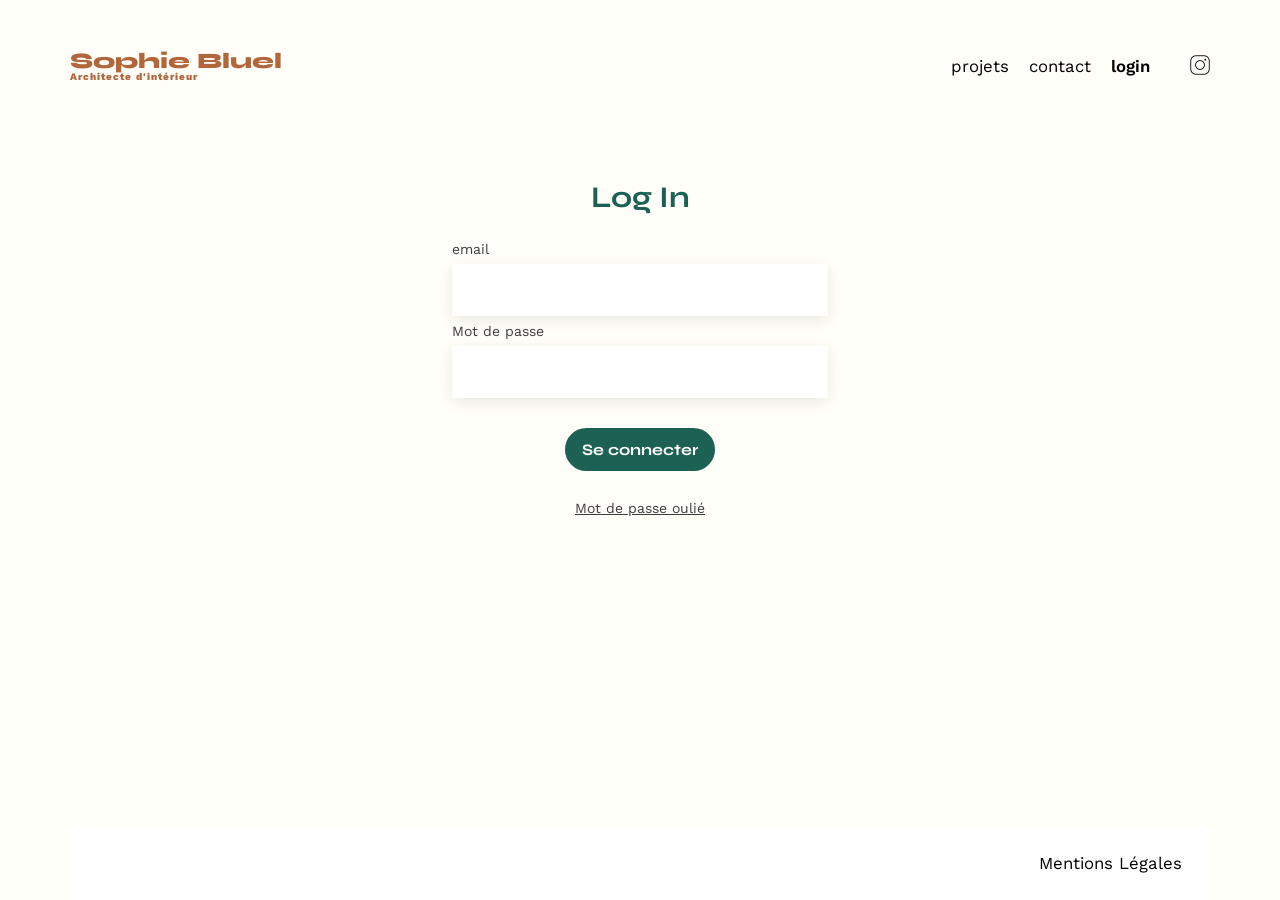
<file: FrontEnd/login.html>
<!DOCTYPE html>
<html lang="fr">
    <head>
        <meta charset="UTF-8">
        <title>Sophie Bluel - Architecte d'intérieur</title>
        <meta name="viewport" content="width=device-width, initial-scale=1.0">
        <link rel="preconnect" href="https://fonts.googleapis.com">
        <link rel="preconnect" href="https://fonts.gstatic.com" crossorigin>
        <link href="https://fonts.googleapis.com/css2?family=Syne:wght@700;800&family=Work+Sans&display=swap" rel="stylesheet">
        <meta name="description" content="">
        <link rel="stylesheet" href="./assets/style.css">
        <script src="./js/login.js" defer></script>
    </head>
    <body>
        <header>
            <a href="index.html"><h1>Sophie Bluel <span>Architecte d'intérieur</span></h1></a>
            <nav>
                <ul>
                    <li><a href="index.html#portfolio">projets</a></li>
                    <li><a href="index.html#contact">contact</a></li>
                    <li id="login"><a href="login.html" style="font-weight: 600;">login</a></li>
                    <li id="logout"><a href="index.html" class="js-edition" style="display: none;">logout</a></li>
                    <li><a href=""><img src="./assets/icons/instagram.png" alt="Instagram" id="iconInsta"></a></li>
                </ul>
            </nav>
        </header>
        
        <main>
            <section class="login">
                <h2>Log In</h2>
                <div class="champs">
                    <form> 
                        email <input id="email" type="text">
                        Mot de passe <input id="mdp" type="password">
                    </form>
                </div>
                <button class="button" id="connecter"> Se connecter </button>
                <a class="mdp">Mot de passe oulié</a>
            </section>
        </main>
        <footer>
            <nav>
                <ul>
                    <li>Mentions Légales</li>
                </ul>
            </nav>
        </footer>
    </body>
</html>
</file>
<file: FrontEnd/assets/style.css>
/* http://meyerweb.com/eric/tools/css/reset/
   v2.0 | 20110126
   License: none (public domain)
*/

html, body, div, span, applet, object, iframe,
h1, h2, h3, h4, h5, h6, p, blockquote, pre,
a, abbr, acronym, address, big, cite, code,
del, dfn, em, img, ins, kbd, q, s, samp,
small, strike, strong, sub, sup, tt, var,
b, u, i, center,
dl, dt, dd, ol, ul, li,
fieldset, form, label, legend,
table, caption, tbody, tfoot, thead, tr, th, td,
article, aside, canvas, details, embed,
figure, figcaption, footer, header, hgroup,
menu, nav, output, ruby, section, summary,
time, mark, audio, video {
	margin: 0;
	padding: 0;
	border: 0;
	font-size: 100%;
	font: inherit;
	vertical-align: baseline;
}
*{
	font-family: 'Work Sans';
}

p{
	line-height: 16px;
}

a{
	text-decoration: none;
	font: inherit;
	color: inherit;
	cursor: pointer;
}

html {
    scroll-behavior: smooth;
}

main {
	display: flex;
	flex-direction: column;
	justify-content: center;
	align-items: center;
}

h3{
	font-size: 26px;
	font-weight: 400;
}

/*variables*/
:root{
--green: #1D6154;
--green-light : #3a9282;
--green-dark : #0E2F28;
--orange: #B1663C;
--grey: #3D3D3D;
--red: #D65353;
}

/* HTML5 display-role reset for older browsers */
article, aside, details, figcaption, figure,
footer, header, hgroup, menu, nav, section {
	display: block;
}

body {
	line-height: 1;
	display: flex;
	flex-direction: column;
	min-height: 100vh;
	background-color: #fffef8;
}
ol, ul {
	list-style: none;
}
blockquote, q {
	quotes: none;
}
blockquote:before, blockquote:after,
q:before, q:after {
	content: '';
	content: none;
}
table {
	border-collapse: collapse;
	border-spacing: 0;
}
/** end reset css**/
body {
	max-width: 1140px;
	margin:auto;
	font-family: 'Work Sans' ;
	font-size: 14px;
}
header {
	display: flex;
	justify-content: space-between;
	margin: 50px 0;
	align-items: center;
}
section {
	margin: 50px 0
}

h1{
	display: flex;
	flex-direction: column;
	font-family: 'Syne';
	font-size: 22px;
	font-weight: 800;
	color: var(--orange)
}

h1 > span {
	font-family: 'Work Sans';
	font-size:10px;
	letter-spacing: 0.1em;
;
}

h2{
	font-family: 'Syne';
	font-weight: 700;
	font-size: 30px;
	color: var(--green)
}
nav ul {
	display: flex;
	align-items: center;
	list-style-type: none;
	gap: 20px;

}
nav li {
	font-size: 1.2em;
}

li:hover {
	color: #B1663C;
}

#iconInsta{
	height: 20px;
}

#introduction {
	display: flex;
	align-items: center;
}
#introduction figure {
	flex: 1
}
#introduction img {
	display: block;
	margin: auto;
	width: 80%;
}

#introduction article {
	flex: 1
}
#introduction h2 {
	margin-bottom: 1em;
}

#introduction p {
	margin-bottom: 0.5em;
}
#portfolio h2 {
	text-align: center;
}

figcaption{
	margin-top: 8px;
}

.titreMesProjets{
	display: flex;
	justify-content: center;
	align-items: center;
	gap: 16px;
	margin-bottom: 1.5rem;
}

.titreMesProjets h2{
	margin: 0px;
	padding: 0px;
}

.filtres{
	display: flex;
	flex-direction: row;
	justify-content: center;
	gap: 10px;
	margin: 3em 0;
}

.filtre{
	border-radius: 60px;
	border: var(--green) 2px solid;
	padding: 10px 15px;
	width: fit-content;
	color: var(--green);
	font-family: 'Syne';
	font-size: 16px;
	font-weight: 700;
	cursor: pointer;
}

.filtre:hover{
	background-color: var(--green-light);
	border: var(--green-light) solid 2px;
	color: white;
}

.filtre:active{
	background-color: var(--green);
	border: var(--green) solid 2px;
	color: white;
}

.clicked{
	background-color: var(--green);
	border: var(--green) solid 2px;
	color: white;}

.gallery {
	width: 100%;
	display: grid;
	grid-template-columns: 1fr 1fr 1fr;
	grid-column-gap: 20px;
	grid-row-gap: 20px;
}

.gallery img {
	width: 100%;
	height: 500px;
	object-fit: cover;

}
#contact {
	width: 50%;
margin: auto;
}
#contact > * {
	text-align: center;

}
#contact h2{
	margin-bottom: 20px;
}
#contact form {
	text-align: left;
	margin-top:30px;
	display: flex;
	flex-direction: column;
}

#contact input {
	height: 50px;
	font-size: 1.2em;
	border: none;
	box-shadow: 0px 4px 14px rgba(0, 0, 0, 0.09);
}
#contact label {
	margin: 2em 0 1em 0;
}
#contact textarea {
	border: none;
	box-shadow: 0px 4px 14px rgba(0, 0, 0, 0.09);
}

input[type="submit"]{
	font-family: 'Syne';
	font-weight: 700;
	color: white;
	background-color: var(--green);
	margin : 2em auto ;
	width: 180px;
	text-align: center;
	border-radius: 60px ;
}

input[type="text"], input[type="password"]{
	height: 50px;
	font-family: 'Syne';
	font-weight: 700;
	font-size: 1rem;
	color: var(--green);
	padding-left: 12px;
	box-shadow: 0px 4px 14px 0px rgba(0, 0, 0, 0.09);
	border: 0px;
}

.button{
	border-radius: 60px;
	border: var(--green) 2px solid;
	padding: 10px 15px;
	width: fit-content;
	color: white;
	background-color: var(--green);
	font-family: 'Syne';
	font-size: 16px;
	font-weight: 700;
	cursor: pointer;
}

.button:hover{
	background-color: var(--green-dark);
	border-color: var(--green-dark);
}

button{
	cursor: pointer;
	background-color: transparent;
	border: 0px;
}

form{
	display: flex;
	flex-direction: column;
	gap: 8px;

}

.login{
	display: flex;
	flex-direction: column;
	gap: 30px;
	align-items: center;
	width: 100%;	
	color: var(--grey);
}

.champs{
	display: flex;
	flex-direction: column;
	gap: 36px;
	width: 33%;
}

.mdp{
	text-decoration: underline;
}

.msgErreur{
	color: rgb(176, 33, 33);
	padding: 16px 32px;
	background-color: rgb(247, 228, 228);
	border-radius: 16px;
	border: 2px solid  rgb(176, 33, 33);
}

.barreEdition{
	color: white;
	background-color: black;
	display: flex;
	justify-content: center;
	align-items: center;
	padding: 16px;
	gap: 20px;
	width: 100vw;
	position: relative;
	margin-left: -50vw;
	left: 50%;
}



#publishChanges{
	background-color: white;
	color: black;
	border-radius: 40px;
	border: 0px;
	padding: 12px 24px;
}

button.edition{
	border: 0px;
	background-color: white;
}

.modeEdition{
	display: flex;
	gap: 12px;
	font-family: 'Work Sans';
	font-size: 14px;
}

#modifierPhoto{
	margin-left: 10%;
}

footer nav ul {
	display: flex;
	justify-content: flex-end;
	margin: 2em
}

footer{
	margin-top: auto;
	background-color: #FFF;
}

#publishChanges{
	font-size: 0.8rem;
	font-family: 'Work Sans';
}
</file>
